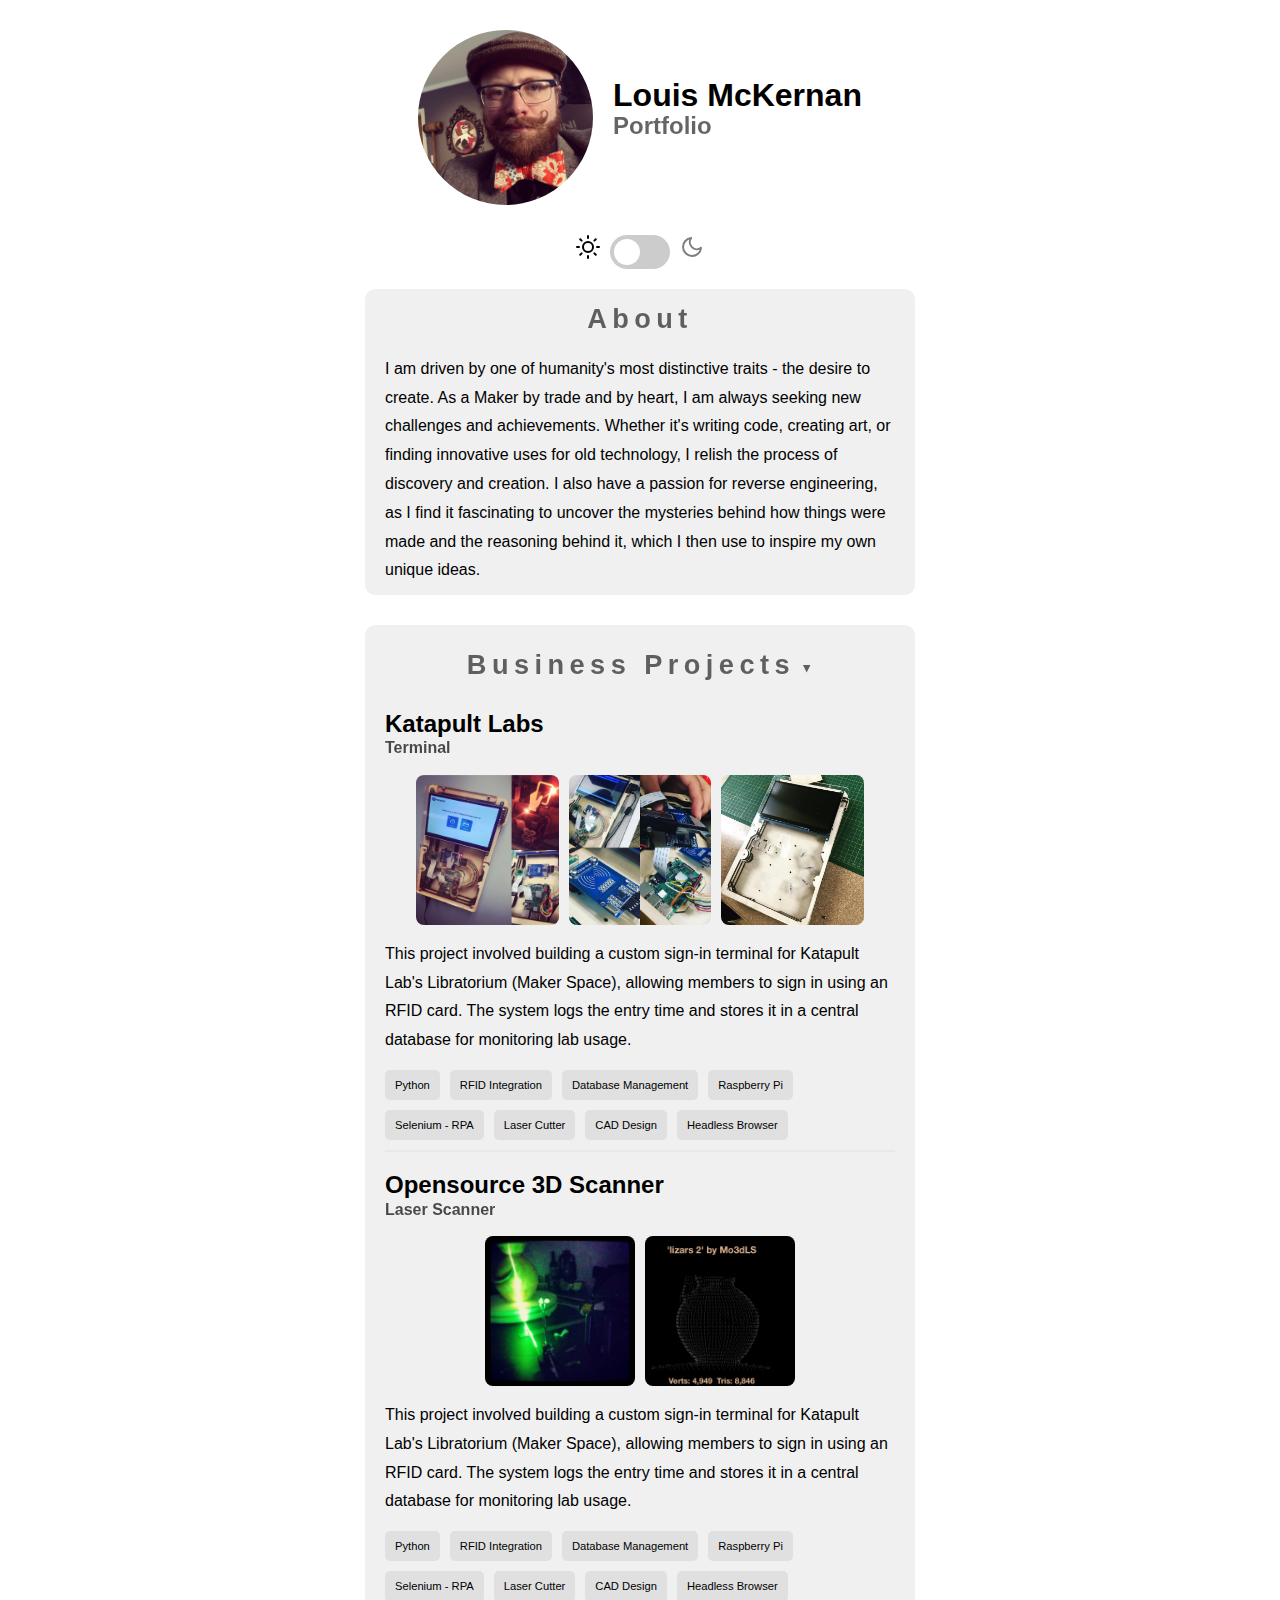
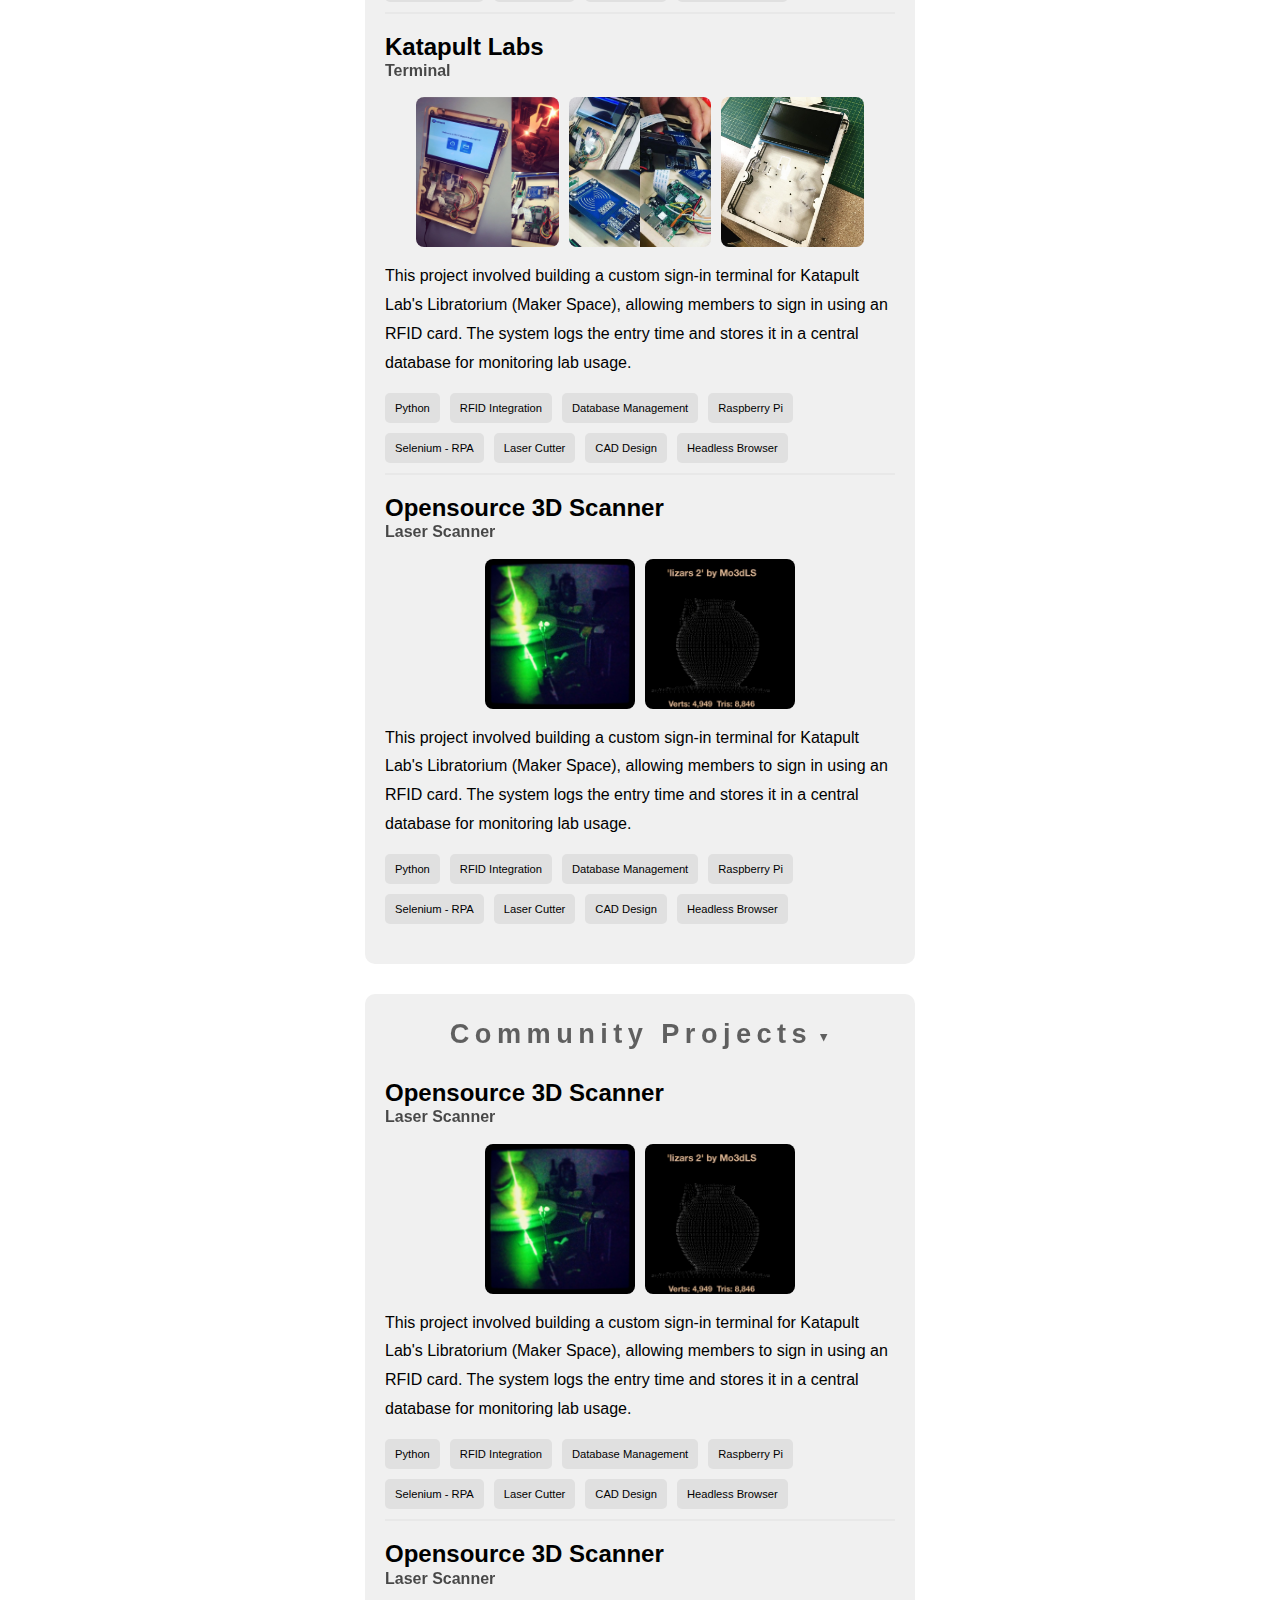
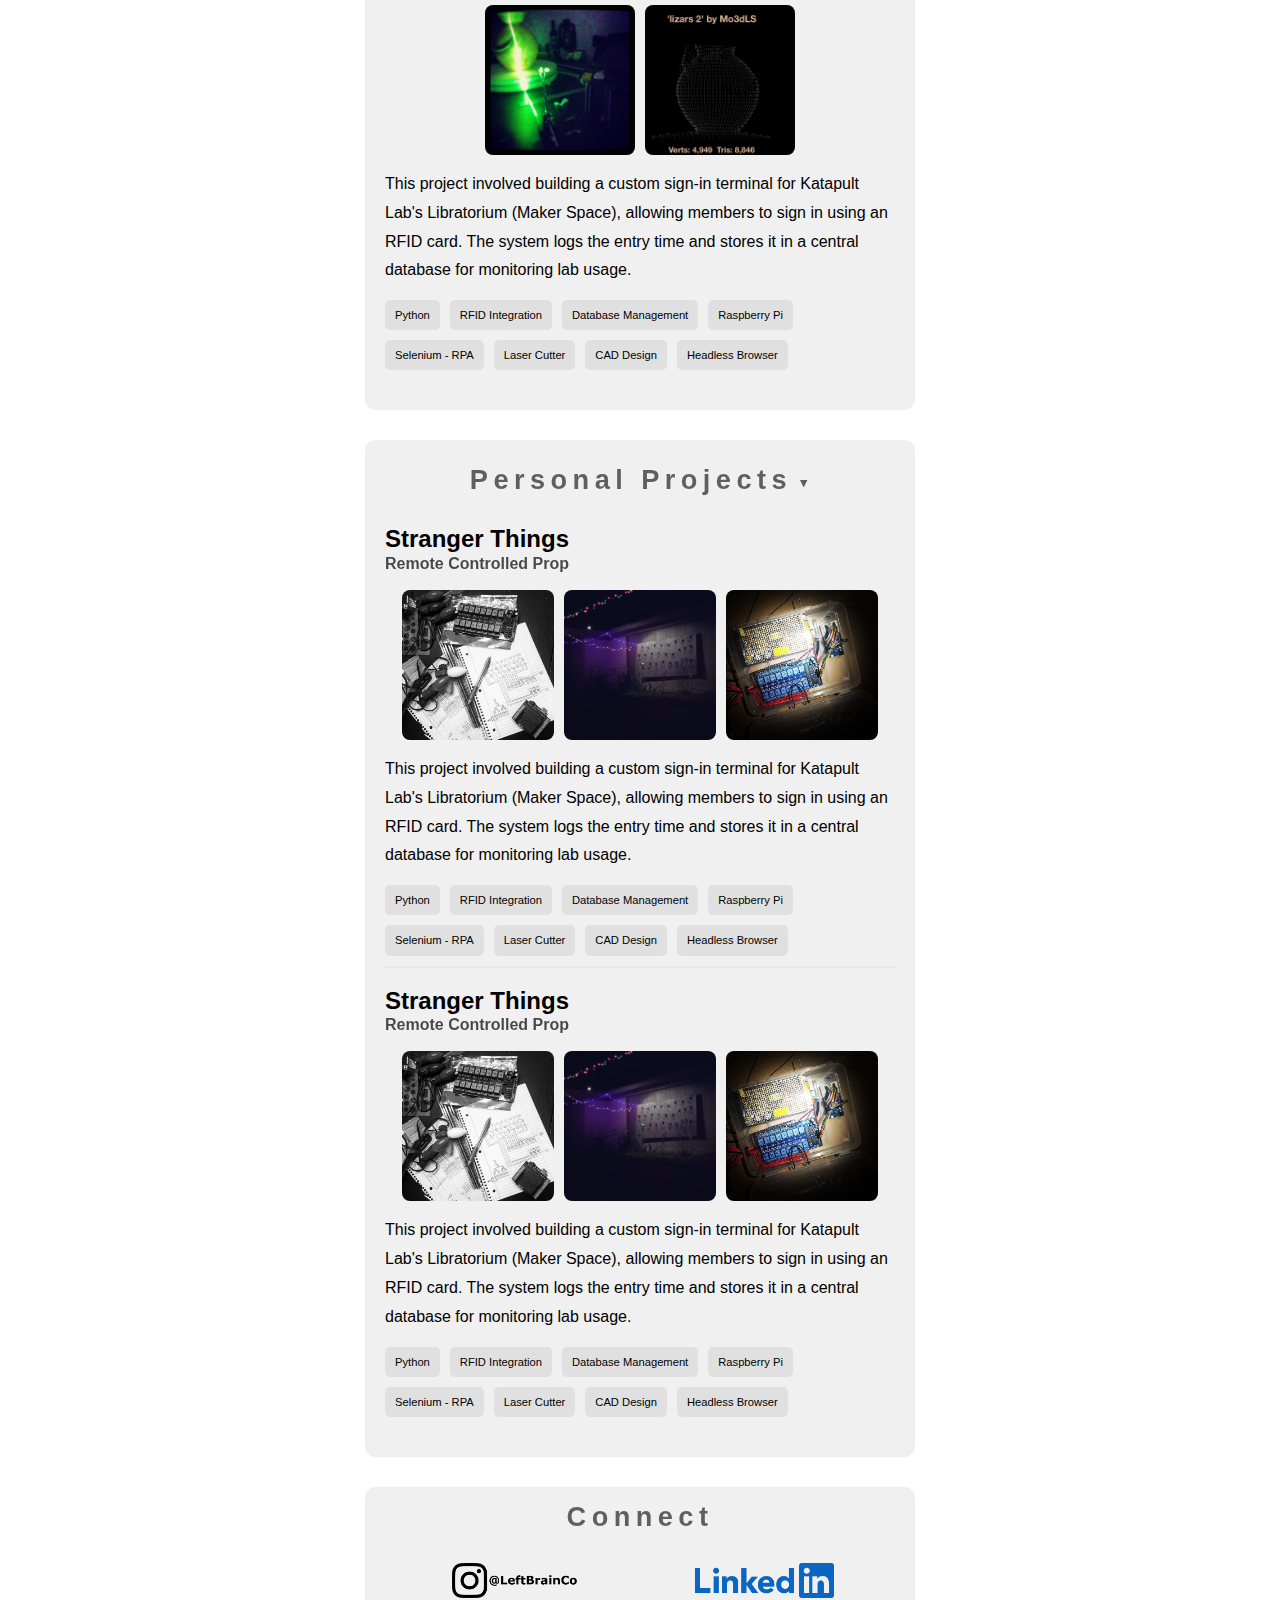
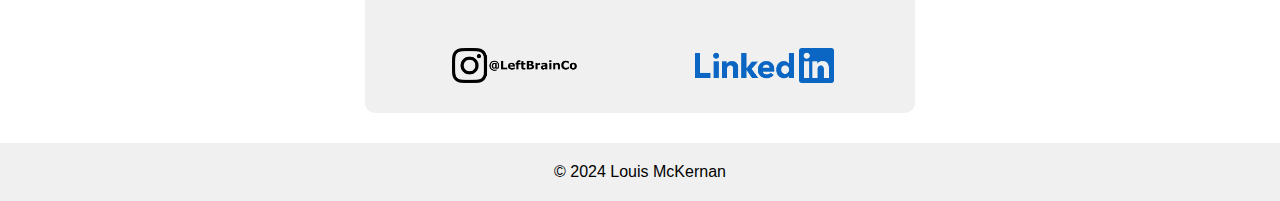
<file: index.html>
<!DOCTYPE html>
<html lang="en">
<head>
  <meta charset="UTF-8">
  <meta name="viewport" content="width=device-width, initial-scale=1.0">
  <meta name="description" content="Louis McKernan's Portfolio">
  <title>Louis McKernan - Portfolio</title>
  <link rel="stylesheet" href="styles/styles.css?v=1.2">
</head>
<body>
  <header>
    <div class="header-container">
      <img src="img/MyFace.jpg" alt="Louis McKernan" class="profile-picture">
      <div class="title-container">
        <h1>Louis McKernan</h1>
        <h2>Portfolio</h2>
      </div>
    </div>
    <div class="theme-toggle">
      <!-- Sun Icon -->
      <img id="sun-icon" src="img/icon-sun.svg" alt="Sun Icon" width="24" height="24">
  
      <label class="switch">
        <input type="checkbox" id="toggleTheme">
        <span class="slider"></span>
      </label>
  
      <!-- Moon Icon -->
      <img id="moon-icon" src="img/icon-moon.svg" alt="Moon Icon" width="24" height="24">
    </div>
  </header>

  <main>
    <!-- About Section -->
    <section id="about" class="section">
      <h3>About</h3>
      <p></p> <!-- This will be dynamically populated -->
    </section>

    <section id="business-projects" class="section">
      <h3 class="collapsible">Business Projects</h3>
      <div class="collapsible-content business-container"></div> <!-- Collapsible content -->
    </section>
    
    <section id="community-projects" class="section">
      <h3 class="collapsible">Community Projects</h3>
      <div class="collapsible-content community-container"></div> <!-- Collapsible content -->
    </section>
    
    <section id="personal-projects" class="section">
      <h3 class="collapsible">Personal Projects</h3>
      <div class="collapsible-content personal-container"></div> <!-- Collapsible content -->
    </section>
    
    

    <!-- Contact Section -->
    <section id="contact" class="section">
      <h3>Connect</h3>
      <div class="social-icons"></div> <!-- Icons will be dynamically added here -->
    </section>

  <footer>
    <p>&copy; 2024 Louis McKernan</p>
  </footer>
  <!-- Link to external JavaScript file -->
  <script>
    const timestamp = new Date().getTime();
    const script = document.createElement('script');
    script.src = `scripts/scripts.js?v=${timestamp}`;
    document.head.appendChild(script);
  </script>
  <script src="scripts/scripts.js?v=1.2"></script>
</body>
</html>
</file>
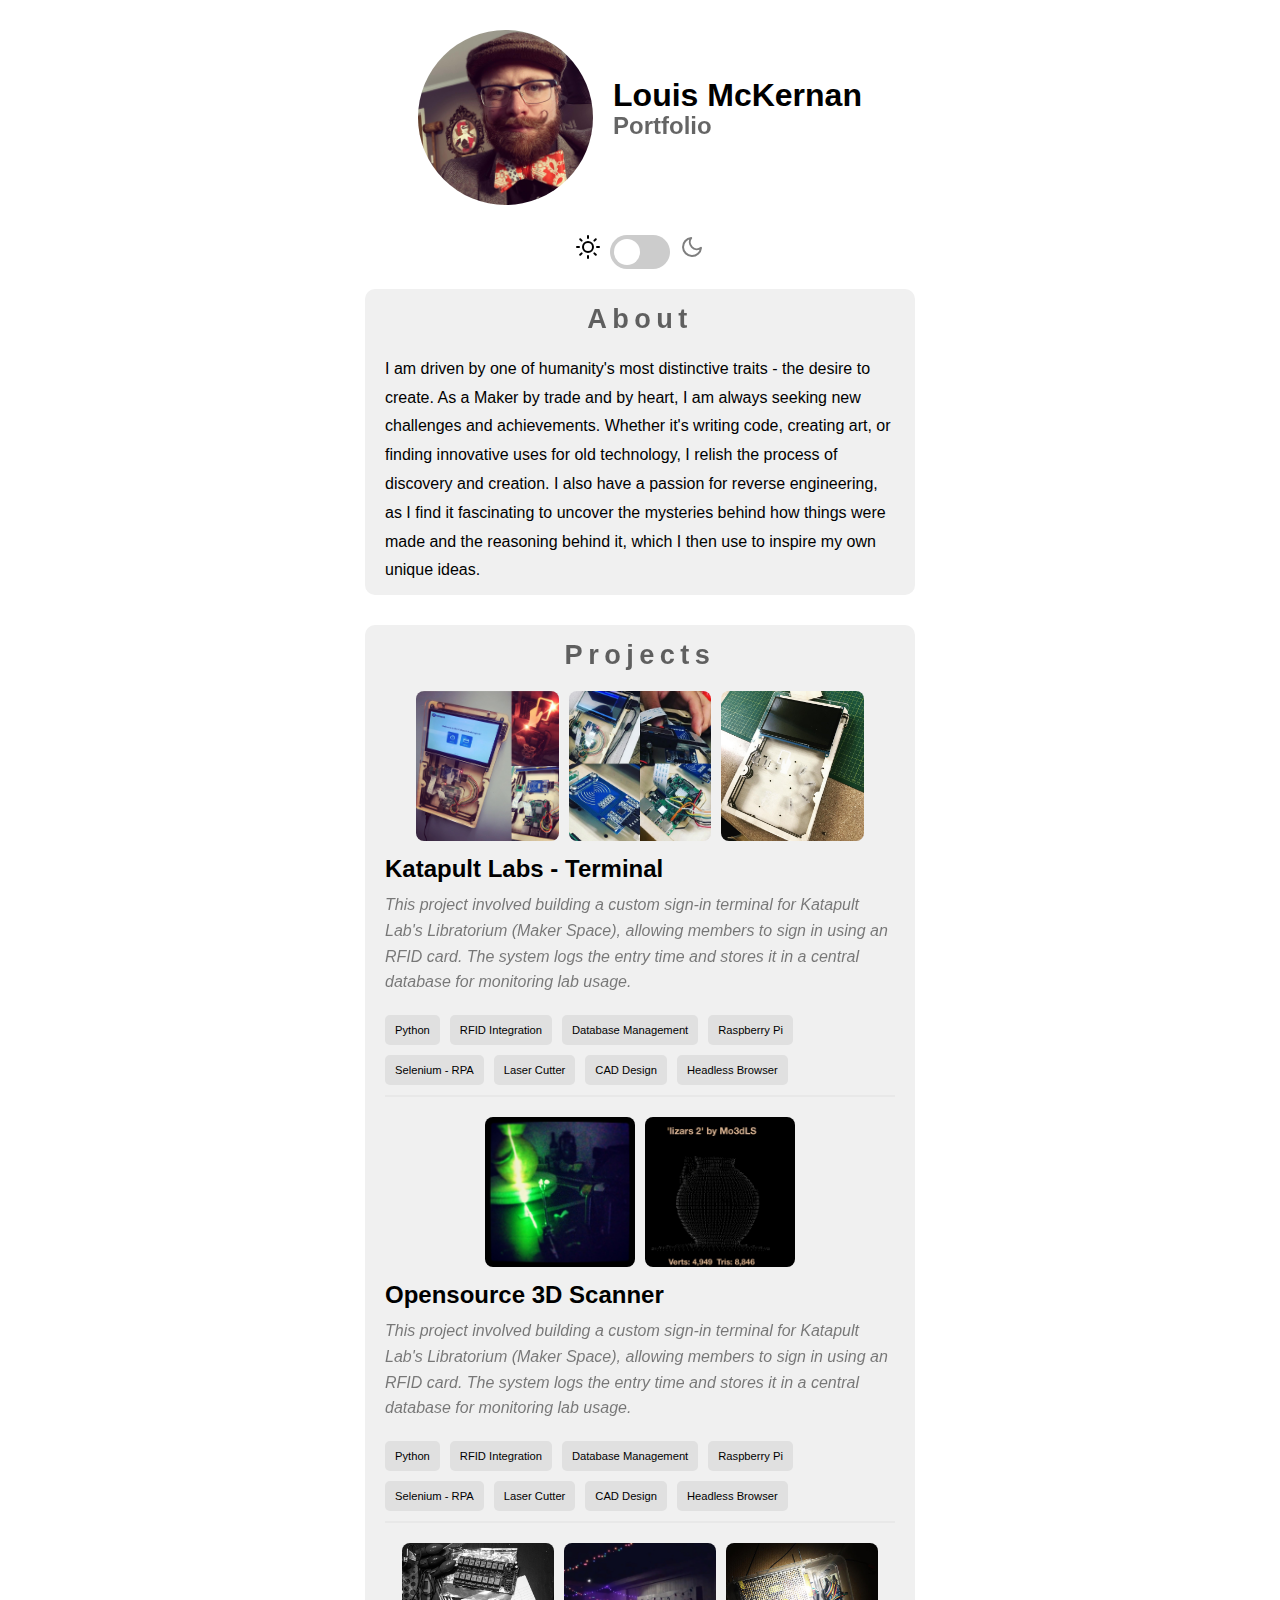
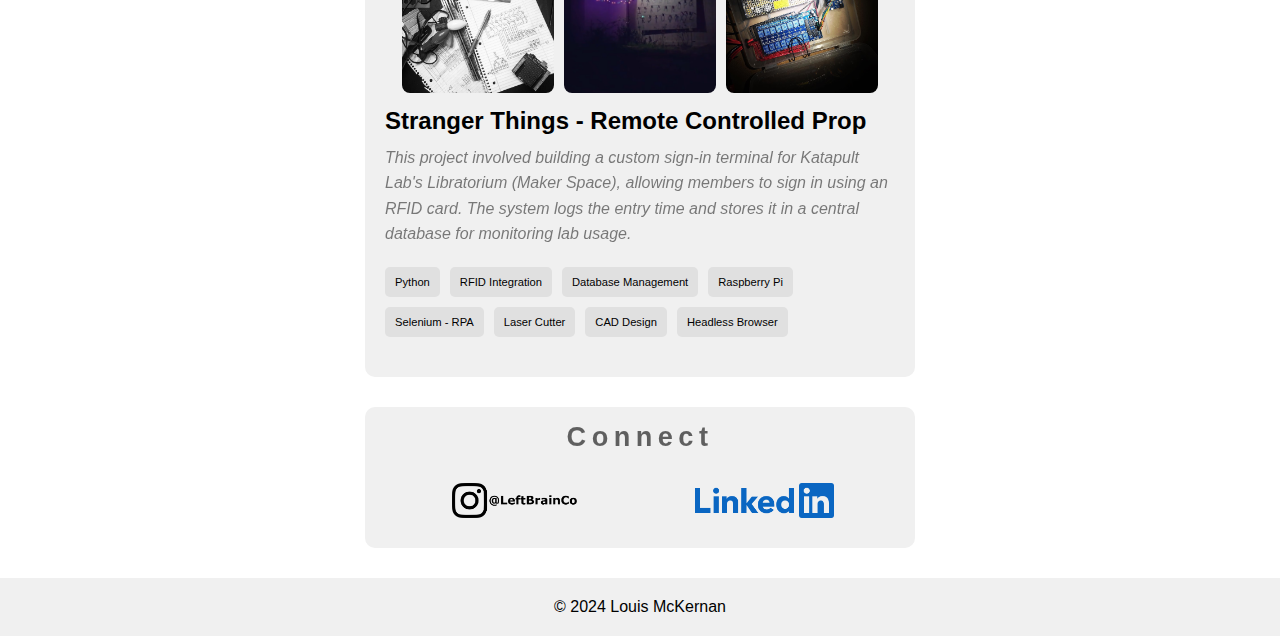
<file: main.html>
<!DOCTYPE html>
<html lang="en">
<head>
  <meta charset="UTF-8">
  <meta name="viewport" content="width=device-width, initial-scale=1.0">
  <meta name="description" content="Louis McKernan's Portfolio">
  <title>Louis McKernan - Portfolio</title>
  <link rel="stylesheet" href="styles/styles.css">
</head>
<body>
  <header>
    <div class="header-container">
      <img src="img/MyFace.jpg" alt="Louis McKernan" class="profile-picture">
      <div class="title-container">
        <h1>Louis McKernan</h1>
        <h2>Portfolio</h2>
      </div>
    </div>
    <div class="theme-toggle">
      <!-- Sun Icon -->
      <img id="sun-icon" src="img/icon-sun.svg" alt="Sun Icon" width="24" height="24">
  
      <label class="switch">
        <input type="checkbox" id="toggleTheme">
        <span class="slider"></span>
      </label>
  
      <!-- Moon Icon -->
      <img id="moon-icon" src="img/icon-moon.svg" alt="Moon Icon" width="24" height="24">
    </div>
  </header>

  <main>
    <!-- About Section -->
    <section id="about" class="section">
      <h3>About</h3>
      <p>I am driven by one of humanity's most distinctive traits - the desire to create. As a Maker by trade and by heart, I am always seeking new challenges and achievements. Whether it's writing code, creating art, or finding innovative uses for old technology, I relish the process of discovery and creation. I also have a passion for reverse engineering, as I find it fascinating to uncover the mysteries behind how things were made and the reasoning behind it, which I then use to inspire my own unique ideas.</p>
    </section>
    
    <!-- Projects Section -->
<section id="projects" class="section">
  <h3>Projects</h3>
  
<!-- Project 1: Katapult Labs - Terminal -->
<div class="project">
  <div class="image-container">
    <img src="img/Katapult_Terminal.jpg" alt="Laboratory Sign-In Terminal" class="project-image">
    <img src="img/katapult_terminal-2.jpg" alt="Laboratory Sign-In Terminal" class="project-image">
    <img src="img/Katapult_Terminal-4.jpg" alt="Laboratory Sign-In Terminal" class="project-image">
  </div>
  <div class="project-details">
    <h4>Katapult Labs - Terminal</h4>
    <p>This project involved building a custom sign-in terminal for Katapult Lab's Libratorium (Maker Space), allowing members to sign in using an RFID card. The system logs the entry time and stores it in a central database for monitoring lab usage.</p>
    <ul class="skills">
      <li>Python</li>
      <li>RFID Integration</li>
      <li>Database Management</li>
      <li>Raspberry Pi</li>
      <li>Selenium - RPA</li>
      <li>Laser Cutter</li>
      <li>CAD Design</li>
      <li>Headless Browser</li>
    </ul>
  </div>
</div>


  <!-- Project 2: Katapult Labs - Sign-In Terminal -->
  <div class="project">
    <div class="image-container">
      <img src="img/laser_scanner.jpg" alt="Opensource 3D Scanner" class="project-image">
      <img src="img/laser_scanner-2.jpg" alt="Opensource 3D Scanner" class="project-image">
    </div>
    <div class="project-details">
      <h4>Opensource 3D Scanner</h4>
      <p>This project involved building a custom sign-in terminal for Katapult Lab's Libratorium (Maker Space), allowing members to sign in using an RFID card. The system logs the entry time and stores it in a central database for monitoring lab usage.</p>
      <ul class="skills">
        <li>Python</li>
        <li>RFID Integration</li>
        <li>Database Management</li>
        <li>Raspberry Pi</li>
        <li>Selenium - RPA</li>
        <li>Laser Cutter</li>
        <li>CAD Design</li>
        <li>Headless Browser</li>
      </ul>
    </div>
  </div>

   <!-- Project 3: Katapult Labs - Sign-In Terminal -->
   <div class="project">
    <div class="image-container">
      <img src="img/stranger_things.jpg" alt="Stranger Things - Remote Controlled Prop" class="project-image">
      <img src="img/stranger_things_main.jpg" alt="Stranger Things - Remote Controlled Prop" class="project-image">
      <img src="img/stranger_things_main-2.jpg" alt="Stranger Things - Remote Controlled Prop" class="project-image">
    </div>
    <div class="project-details">
      <h4>Stranger Things - Remote Controlled Prop</h4>
      <p>This project involved building a custom sign-in terminal for Katapult Lab's Libratorium (Maker Space), allowing members to sign in using an RFID card. The system logs the entry time and stores it in a central database for monitoring lab usage.</p>
      <ul class="skills">
        <li>Python</li>
        <li>RFID Integration</li>
        <li>Database Management</li>
        <li>Raspberry Pi</li>
        <li>Selenium - RPA</li>
        <li>Laser Cutter</li>
        <li>CAD Design</li>
        <li>Headless Browser</li>
      </ul>
    </div>
  </div>

</section>
  <!-- Contact Section -->
  <section id="contact" class="section">
    <h3>Connect</h3>
    
    <div class="social-icons">
      <!-- Instagram Link with Black and White Logos -->
      <a href="https://www.instagram.com/leftbrainco/" target="_blank" class="social-link">
        <img id="instagram-icon-black" src="img/Instagram_Glyph_Black2.png" alt="Instagram Icon Black" class="instagram-icon">
        <img id="instagram-icon-white" src="img/Instagram_Glyph_White2.png" alt="Instagram Icon White" class="instagram-icon">
      </a>

      <!-- LinkedIn Link with Black and White Logos -->
      <a href="https://www.linkedin.com/in/louis-mckernan-6378257a/" target="_blank" class="social-link">
        <img id="linkedin-icon-black" src="img/linkedin_blue.png" alt="LinkedIn Icon Black" class="linkedin-icon">
        <img id="linkedin-icon-white" src="img/linkedin_blue.png" alt="LinkedIn Icon White" class="linkedin-icon">
      </a>
    </div>
  </section>



  <footer>
    <p>&copy; 2024 Louis McKernan</p>
  </footer>

  <script src="scripts/scripts.js"></script>
</body>
</html>
</file>
<file: styles/styles.css>
/* Base styles */
* {
  margin: 0;
  padding: 0;
  box-sizing: border-box;
}

body {
  font-family: 'Roboto', sans-serif;
  background-color: var(--background);
  color: var(--text);
  transition: background-color 0.3s, color 0.3s;
}

header {
  display: flex;
  flex-direction: column; /* Stack elements vertically */
  align-items: center; /* Horizontally center the content */
  justify-content: center; /* Center vertically (if needed for larger header) */
  text-align: center;
}

:root {
  --background: #ffffff;
  --text: #000000;
  --line: rgba(0, 0, 0, .03); /* Transparent Line */
  --header-bg: #f0f0f0;
  --nav-bg: #ddd;
  --section-bg: #f0f0f0; /* Same background color for all sections */
  --primary-color: #2196F3;
  --skills-bg-color: #e0e0e0; /* Default background for light mode */
  --skills-text-color: #000000; /* Default text color for light mode */
}

[data-theme="dark"] {
  --background: #121212;
  --text: #ffffff;
  --line: rgba(255, 255, 255, .03); /* Transparent Line */
  --header-bg: #1a1a1a;
  --nav-bg: #333;
  --section-bg: #2a2a2a; /* Same background for dark mode */
  --skills-bg-color: #404040; /* Background color for dark mode */
  --skills-text-color: #ffffff; /* Text color for dark mode */
}

/* Header styles */
.header-container {
  display: flex;
  align-items: center; /* Aligns image and text vertically */
  justify-content: center; /* Centers everything horizontally */
  gap: 20px;
  padding: 20px;
}

/* Title Container - Ensure the titles are aligned to the left */
.title-container {
  text-align: left; /* Align the titles to the left */
}

/* Override for h1 and h2 */
.title-container h1, .title-container h2 {
  text-align: left; /* Align h1 and h2 to the left */
}

.profile-picture {
  width: 175px;
  border-radius: 50%;
  margin-top: 10px;
}


/* Navigation styles */
.navigation {
  display: flex;
  justify-content: center;
  background-color: var(--nav-bg);
}

.navigation ul {
  list-style-type: none;
  display: flex;
  gap: 20px;
}

.navigation a {
  text-decoration: none;
  color: var(--text);
  padding: 10px;
}


/*Headding Styles*/
h2 {
  font-size: 1.5rem; /* Adjust as needed for size */
  margin-top: 0px; /* Reduce space above the heading */
  margin-bottom: 10px; /* Adjust the space below the heading */
  line-height: 1.0; /* Adjust line height */
  opacity: 0.6; /* Adjust for slight transparency */
  text-align: center; /* Center the text */
}

h3 {
  font-size: clamp(1rem, 5vw, 1.7rem); /* Min 1rem, scales with 5vw, max 1.7rem */
  margin-top: 0px;
  margin-bottom: 15px;
  line-height: 1.5;
  opacity: 0.6;
  text-align: center;
  letter-spacing: 0.2em;
  white-space: nowrap;
  overflow: hidden;
  text-overflow: ellipsis;
  max-width: 100%;
}





/* Section styles */
.section {
  width: 100%;
  max-width: 550px; /* Limit the width for better readability */
  margin: 0 auto; /* Center the section horizontally */
  padding: 10px 20px; /* Add padding, with extra on the sides */
  text-align: left; /* Align text to the left */
  background-color: var(--section-bg); /* Consistent background for all sections */
  margin-top: 10px;
  margin-bottom: 30px;
  border-radius: 10px; /* Softened edges for all sections */
  color: var(--text); /* Consistent text color for all sections */
  line-height: 1.8; /* Increase line height for readability */
}

/* Section for consistent project layout */
.project {
  display: flex;
  flex-direction: column; /* Stack items vertically */
  gap: 15px; /* Space between the elements */
  margin-bottom: 20px; /* Space between projects */
  padding-bottom: 10px; /* Add some space between the content and the border */
  border-bottom: 2px solid var(--line); /* Semi-transparent thin line */
}

/* Title and subtitle at the top */
.project-details {
  text-align: left;
}


.project:last-child {
  border-bottom: none; /* Remove the border from the last project */
}

.image-container {
  display: flex;
  flex-wrap: nowrap; /* Prevent images from wrapping to the next row */
  gap: 10px; /* Space between the images */
  justify-content: center; /* Center the images horizontally */
  max-width: 100%;
  align-self: center; /* Center the container within its parent */
}

.project-image {
  flex: 1; /* Make each image take an equal amount of space */
  max-height: 150px; /* Default maximum height for larger screens */
  height: auto; /* Maintain aspect ratio */
  border-radius: 8px; /* Optional: Rounded corners */
  object-fit: cover; /* Ensure images cover the space without stretching */
}

/* Ensure images take 100% of the available width */
.image-container img {
  width: calc((100% - 20px) / 3); /* Distribute width evenly between 3 images with a 10px gap */
}


.project-details {
  text-align: left;
}

.project-details h4 {
  font-size: 1.5rem; /* Size for the project title */
  margin-bottom: 0; /* No space below the title */
  margin-top: 0;
  line-height: 1.1; /* Adjust line-height for tighter control */
}

.project-details h5 {
  font-size: 1rem; /* Size for the project subtitle */
  margin-top: 0; /* No space above the subtitle */
  line-height: 1.4; /* Ensure consistent line-height */
  opacity: 0.7; /* Reduce opacity for visual distinction */
  padding: 0; /* Remove any padding */
}

.project-details p {
  margin-bottom: 10px;
  line-height: 1.6;
  padding-top: 10px;
  padding-bottom: 10px;
  font-style: italic;
  font-weight:50;
  opacity: .5;
}

.skills {
  list-style-type: none;
  padding: 0;
  display: flex;
  flex-wrap: wrap;
  gap: 10px;
}

.skills li {
  background-color: var(--skills-bg-color); /* Use the variable for background */
  color: var(--skills-text-color); /* Use the variable for text color */
  padding: 5px 10px;
  border-radius: 5px;
  font-size: 0.7rem;
}

a {
  display: inline-block;
  margin-top: 10px;
  color: var(--primary-color); /* Customize based on your theme */
  text-decoration: none;
}

a:hover {
  text-decoration: underline;
}



/* Collapsible section styling */
.collapsible {
  cursor: pointer;
  align-items: center;
  padding: 10px 0;
  transition: background-color 0.2s ease;
  position: relative;
}

/* Hover effect for collapsible section */
.collapsible:hover {
  background-color: rgba(0, 0, 0, 0.1); /* Light hover effect */
}

/* Arrow indicator for collapsible section */
.collapsible::after {
  content: "▲"; /* Down arrow */
  font-size: 0.8rem;
  margin-left: 0px;
  transition: transform 0.2s ease;
  display: inline-block; /* Ensures the arrow stays in line */
}

/* Rotate the arrow when the section is open */
.collapsible.open::after {
  transform: rotate(180deg); /* Arrow points up */
}

/* Hide the collapsible content by default */
.collapsible-content {
  display: none; /* Hidden by default */
  overflow: hidden;
  max-height: 0;
  transition: max-height 0.2s ease-out;
}

/* When the collapsible is active/open, display content */
.collapsible-content.active {
  display: block;
  max-height: max-content; /* Adjust the max height as needed */
  transition: max-height 0.3s ease-in-out; /* Smooth transition */
}

/* Style when the collapsible is open */
.collapsible.open {
  font-weight: bold;
}

/* Theme Toggle */
.theme-toggle {
  display: flex;
  justify-content: center; /* Horizontally center the toggle */
  gap: 10px;
  padding: 10px;
}

/* Toggle Switch Styles */
.switch {
  position: relative;
  display: inline-block;
  width: 60px;
  height: 34px;
}

.switch input {
  opacity: 0;
  width: 0;
  height: 0;
}

.slider {
  position: absolute;
  cursor: pointer;
  top: 0;
  left: 0;
  right: 0;
  bottom: 0;
  background-color: #ccc;
  transition: 0.4s;
  border-radius: 34px;
}

.slider:before {
  position: absolute;
  content: "";
  height: 26px;
  width: 26px;
  left: 4px;
  bottom: 4px;
  background-color: white;
  transition: 0.4s;
  border-radius: 50%;
}

input:checked + .slider {
  background-color: #2196F3;
}

input:checked + .slider:before {
  transform: translateX(26px);
}

.slider:hover {
  background-color: #b3b3b3;
}

/* Style the social icons container */
.social-icons {
  display: flex;
  flex-wrap: wrap;
  justify-content: center; /* Center all items */
  gap: 20px; /* Space between items */
}

/* Each link (social icon container) */
.social-link {
  flex: 0 1 45%; /* Take up 45% of the row width to have two per row */
  display: flex;
  justify-content: center; /* Center the content inside the link container */
  align-items: center;
  margin-bottom: 20px; /* Add some bottom margin for spacing between rows */
}

/* Ensure the images have consistent size */
.social-link img {
  height: 35px;
}


.social-link {
  display: flex; /* Make sure both icons (black/white) are aligned horizontally */
  justify-content: center;
  align-items: center;
  position: relative;
}

/* Style for the Instagram and LinkedIn icons */
.instagram-icon, .linkedin-icon {
  height: 40px; /* Adjust icon size */
  transition: opacity 0.3s ease; /* Smooth transition between images */
}

/* Default: Show black icon in light mode, hide white icon */
#instagram-icon-white, #linkedin-icon-white {
  display: none;
}

/* When in dark mode, hide the black icon and show the white icon */
[data-theme="dark"] #instagram-icon-black, [data-theme="dark"] #linkedin-icon-black {
  display: none;
}

[data-theme="dark"] #instagram-icon-white, [data-theme="dark"] #linkedin-icon-white {
  display: inline-block;
}


/* Icon Opacity and Filter for Dark/Light Mode */
#sun-icon {
  opacity: 1;
  filter: none;
  transition: filter 0.3s ease, opacity 0.3s ease;
}

#moon-icon {
  opacity: 0.5;
  filter: brightness(0);
  transition: filter 0.3s ease, opacity 0.3s ease;
}

[data-theme="dark"] #sun-icon,
[data-theme="dark"] #moon-icon {
  filter: invert(1) brightness(1.0);
}

[data-theme="dark"] #moon-icon {
  opacity: 1;
}

[data-theme="dark"] #sun-icon {
  opacity: 0.5;
}

/* Footer styles */
footer {
  text-align: center;
  padding: 20px;
  background-color: var(--header-bg);
}

/* Responsive design */
@media (max-width: 600px) {
  .section {
    padding: 30px;
  }
}
</file>
